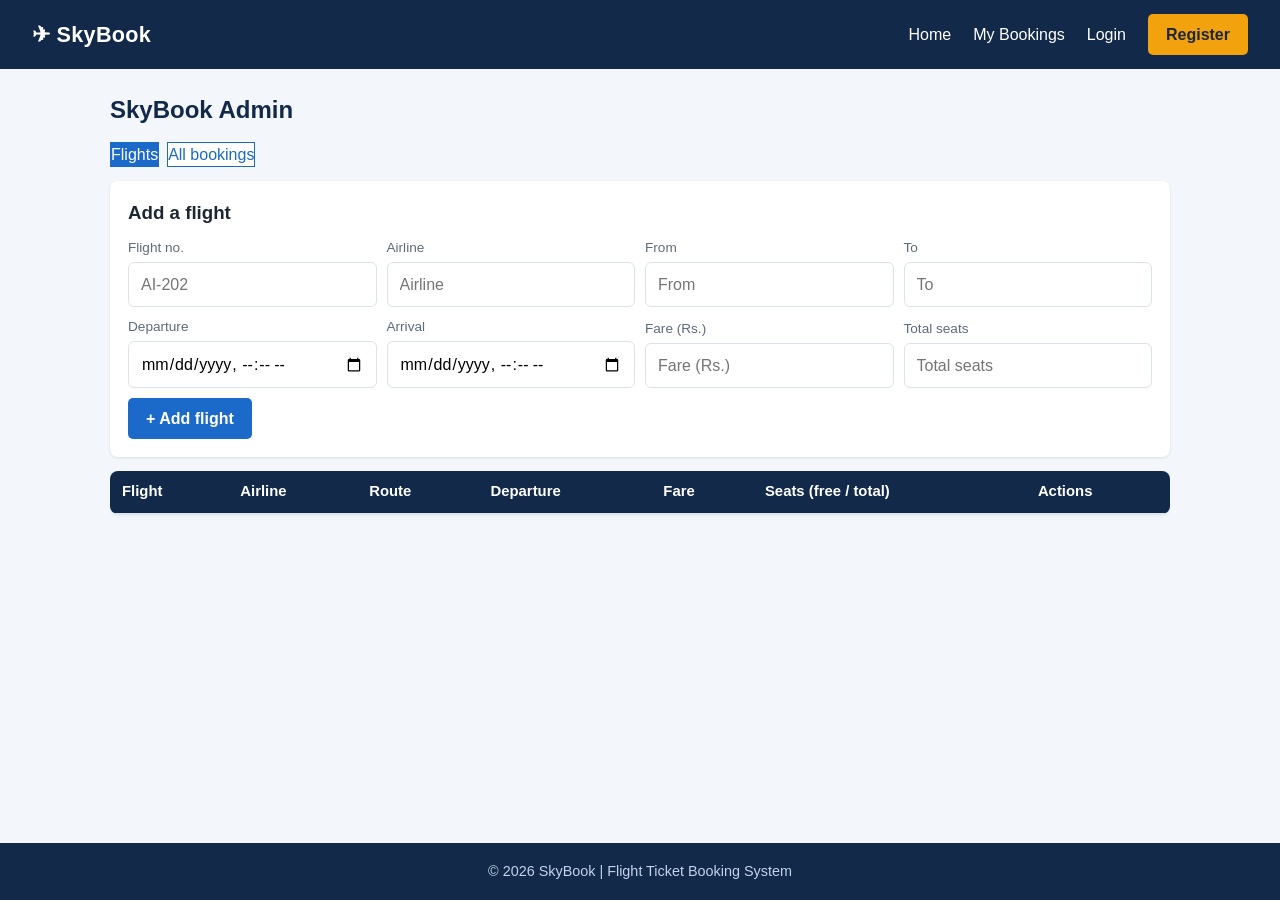
<file: frontend/admin.html>
<!DOCTYPE html>
<html lang="en">
<head>
  <meta charset="UTF-8">
  <meta name="viewport" content="width=device-width, initial-scale=1.0">
  <title>Admin - SkyBook</title>
  <link rel="stylesheet" href="css/style.css">
</head>
<body>
<header>
  <nav class="navbar">
    <a href="index.html" class="logo">&#9992; SkyBook</a>
    <ul class="nav-links">
      <li><a href="index.html">Home</a></li>
      <li id="bookingsLink"><a href="mybookings.html">My Bookings</a></li>
      <li id="adminLink" style="display:none"><a href="admin.html">Admin Panel</a></li>
      <li id="loginLink"><a href="login.html">Login</a></li>
      <li id="registerLink"><a href="register.html" class="btn-accent">Register</a></li>
      <li id="userBox" style="display:none">
        <span id="userName"></span>
        <button id="logoutBtn" class="btn-accent" style="border:0;padding:7px 14px;border-radius:5px;font-weight:600">Logout</button>
      </li>
    </ul>
  </nav>
</header>
  <main>
    <h2>SkyBook Admin</h2>
    <div class="tabs">
      <button id="tabFlights" class="active">Flights</button>
      <button id="tabBookings">All bookings</button>
    </div>

    <div id="flightsTab">
      <form id="flightForm" class="card">
        <h3 id="formTitle" style="margin-bottom:12px">Add a flight</h3>
        <div class="inline-form">
          <div><label for="flightNumber">Flight no.</label><input type="text" id="flightNumber" placeholder="AI-202" maxlength="10" required></div>
          <div><label for="airline">Airline</label><input type="text" id="airline" placeholder="Airline" required></div>
          <div><label for="source">From</label><input type="text" id="source" placeholder="From" required></div>
          <div><label for="destination">To</label><input type="text" id="destination" placeholder="To" required></div>
          <div><label for="departure">Departure</label><input type="datetime-local" id="departure" required></div>
          <div><label for="arrival">Arrival</label><input type="datetime-local" id="arrival" required></div>
          <div><label for="price">Fare (Rs.)</label><input type="number" id="price" placeholder="Fare (Rs.)" min="1" required></div>
          <div><label for="seats">Total seats</label><input type="number" id="seats" placeholder="Total seats" min="1" required></div>
          <div class="actions">
            <button type="submit" id="saveBtn" class="btn-primary">+ Add flight</button>
            <button type="button" id="cancelEdit" class="btn-outline" style="display:none">Cancel edit</button>
          </div>
        </div>
      </form>

      <div class="table-wrap">
        <table class="table">
          <thead>
            <tr><th>Flight</th><th>Airline</th><th>Route</th><th>Departure</th><th>Fare</th><th>Seats (free / total)</th><th>Actions</th></tr>
          </thead>
          <tbody id="flightRows"></tbody>
        </table>
      </div>
    </div>

    <div id="bookingsTab" style="display:none">
      <div class="table-wrap">
        <table class="table">
          <thead>
            <tr><th>PNR</th><th>Passenger account</th><th>Flight</th><th>Route</th><th>Passengers</th><th>Amount</th><th>Payment</th><th>Status</th></tr>
          </thead>
          <tbody id="allBookingRows"></tbody>
        </table>
      </div>
    </div>
  </main>

  <script src="js/auth.js"></script>
  <script src="js/admin.js"></script>
<footer><p>&copy; 2026 SkyBook | Flight Ticket Booking System</p></footer>
</body></html>
</file>
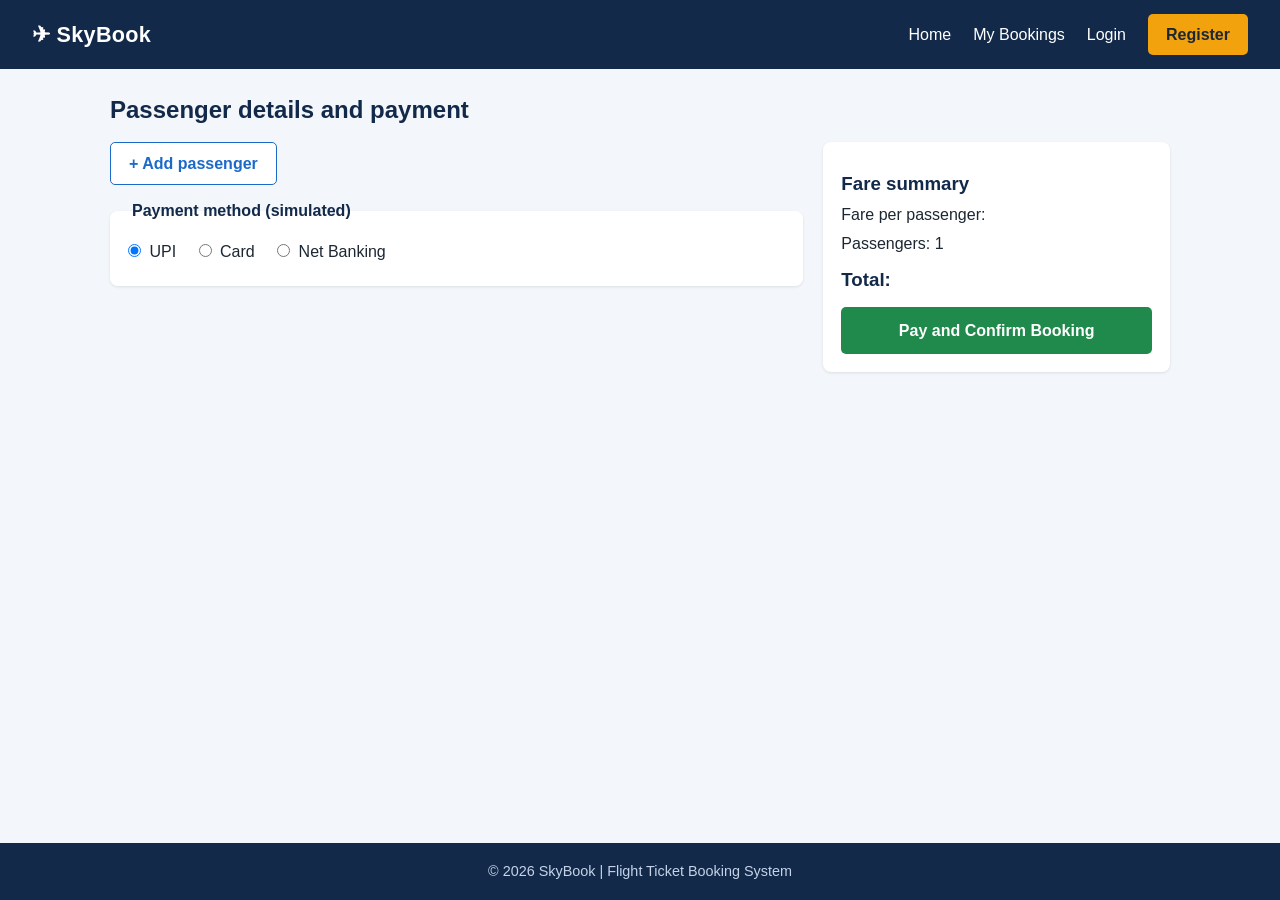
<file: frontend/booking.html>
<!DOCTYPE html>
<html lang="en">
<head>
  <meta charset="UTF-8">
  <meta name="viewport" content="width=device-width, initial-scale=1.0">
  <title>Passenger Details and Payment - SkyBook</title>
  <link rel="stylesheet" href="css/style.css">
</head>
<body>
<header>
  <nav class="navbar">
    <a href="index.html" class="logo">&#9992; SkyBook</a>
    <ul class="nav-links">
      <li><a href="index.html">Home</a></li>
      <li id="bookingsLink"><a href="mybookings.html">My Bookings</a></li>
      <li id="adminLink" style="display:none"><a href="admin.html">Admin Panel</a></li>
      <li id="loginLink"><a href="login.html">Login</a></li>
      <li id="registerLink"><a href="register.html" class="btn-accent">Register</a></li>
      <li id="userBox" style="display:none">
        <span id="userName"></span>
        <button id="logoutBtn" class="btn-accent" style="border:0;padding:7px 14px;border-radius:5px;font-weight:600">Logout</button>
      </li>
    </ul>
  </nav>
</header>
  <main>
    <div id="bookingArea">
      <h2>Passenger details and payment</h2>
      <div class="layout">
        <form id="bookingForm" onsubmit="return false">
          <div id="passengerList"></div>
          <button type="button" id="addPassenger" class="btn-outline" style="margin-bottom:14px">+ Add passenger</button>

          <fieldset class="card radio-row">
            <legend>Payment method (simulated)</legend>
            <label><input type="radio" name="method" value="UPI" checked> UPI</label>
            <label><input type="radio" name="method" value="CARD"> Card</label>
            <label><input type="radio" name="method" value="NETBANKING"> Net Banking</label>
          </fieldset>
        </form>

        <aside class="card summary">
          <h3>Fare summary</h3>
          <p><span id="flightInfo"></span></p>
          <p>Fare per passenger: <span id="fare"></span></p>
          <p>Passengers: <span id="count">1</span></p>
          <h3>Total: <span id="total"></span></h3>
          <button type="button" id="payBtn" class="btn-success" onclick="confirmBooking()">Pay and Confirm Booking</button>
        </aside>
      </div>
    </div>

    <!-- Ticket shown after a successful booking -->
    <section id="ticket" style="display:none" class="card">
      <p class="success">&#10004; Payment successful. Your booking is confirmed.</p>
      <h2>PNR: <span id="pnr"></span></h2>
      <p id="ticketFlight"></p>
      <p id="ticketAmount" class="muted" style="margin-bottom:12px"></p>
      <div class="table-wrap">
        <table class="table">
          <thead><tr><th>Passenger</th><th>Age</th><th>Gender</th><th>Seat</th></tr></thead>
          <tbody id="ticketRows"></tbody>
        </table>
      </div>
      <a class="btn-primary" href="mybookings.html">View my bookings</a>
      <button class="btn-outline" onclick="window.print()">Print ticket</button>
    </section>
  </main>

  <script src="js/auth.js"></script>
  <script src="js/booking.js"></script>
<footer><p>&copy; 2026 SkyBook | Flight Ticket Booking System</p></footer>
</body></html>
</file>
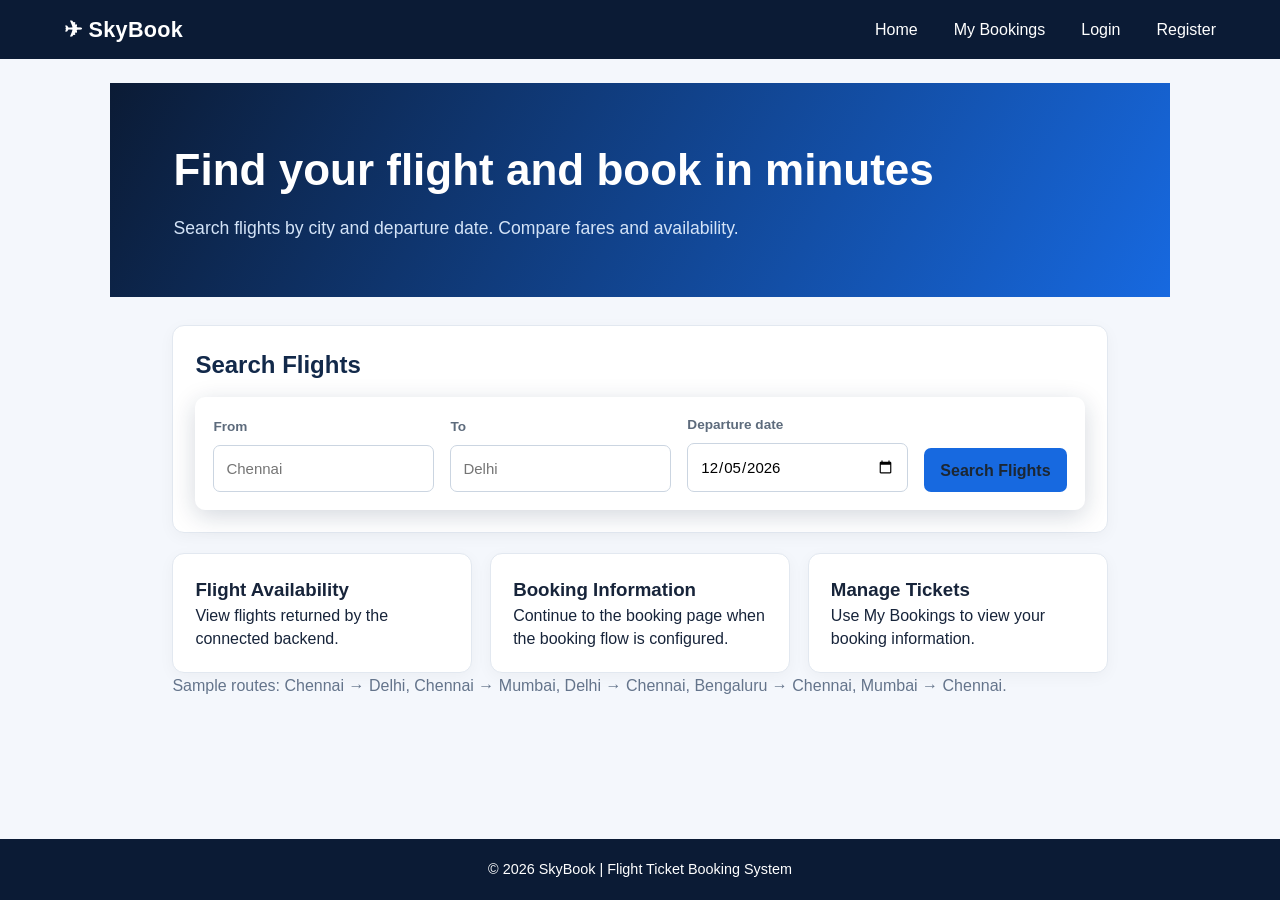
<file: frontend/dashboard.html>
<!DOCTYPE html>
<html lang="en">
<head>
  <meta charset="UTF-8">
  <meta name="viewport" content="width=device-width, initial-scale=1.0">
  <meta name="theme-color" content="#0b1b35">
  <title>SkyBook - Flight Ticket Booking</title>

  <link rel="stylesheet" href="css/style.css">

  <style>
    :root {
      --skybook-navy: #0b1b35;
      --skybook-blue: #1769e0;
      --skybook-light: #f4f7fc;
    }

    body {
      margin: 0;
      background: var(--skybook-light);
      color: #17243a;
      font-family: Arial, sans-serif;
    }

    .navbar {
      display: flex;
      justify-content: space-between;
      align-items: center;
      flex-wrap: wrap;
      gap: 16px;
      padding: 14px 5%;
      background: var(--skybook-navy);
      color: white;
    }

    .logo {
      color: white;
      font-size: 24px;
      font-weight: bold;
      text-decoration: none;
    }

    .nav-links {
      display: flex;
      align-items: center;
      gap: 18px;
      list-style: none;
      padding: 0;
      margin: 0;
    }

    .nav-links a {
      color: white;
      text-decoration: none;
    }

    .btn-accent {
      border: 0;
      border-radius: 7px;
      padding: 11px 16px;
      background: var(--skybook-blue);
      color: white;
      font-weight: bold;
      cursor: pointer;
    }

    .btn-accent:disabled {
      opacity: 0.6;
      cursor: wait;
    }

    .hero {
      padding: 55px 6%;
      color: white;
      background: linear-gradient(120deg, #0b1b35, #1769e0);
    }

    .hero h1 {
      margin: 0 0 12px;
      font-size: clamp(28px, 5vw, 44px);
    }

    .hero p {
      line-height: 1.6;
    }

    .search-wrap {
      width: min(1100px, 92%);
      margin: 28px auto;
    }

    .search-box,
    .feature-card,
    .flight-card {
      padding: 22px;
      background: white;
      border: 1px solid #e2e8f0;
      border-radius: 12px;
      box-shadow: 0 4px 16px #0000000a;
    }

    #searchForm {
      display: grid;
      grid-template-columns: repeat(3, minmax(0, 1fr)) auto;
      align-items: end;
      gap: 16px;
    }

    .field label {
      display: block;
      margin-bottom: 8px;
      font-weight: bold;
    }

    .field input {
      box-sizing: border-box;
      width: 100%;
      min-width: 0;
      padding: 12px;
      border: 1px solid #cbd5e1;
      border-radius: 7px;
      font-size: 15px;
    }

    .search-message {
      display: none;
      margin: 18px 0;
      padding: 14px 16px;
      border-radius: 8px;
      overflow-wrap: anywhere;
    }

    .search-message.error {
      display: block;
      background: #fff0f0;
      color: #a32020;
    }

    .search-message.success {
      display: block;
      background: #eaf8ef;
      color: #176b36;
    }

    .search-message.info {
      display: block;
      background: #edf4ff;
      color: #174a8b;
    }

    .search-results,
    .features {
      display: grid;
      grid-template-columns: repeat(auto-fit, minmax(240px, 1fr));
      gap: 18px;
      margin-top: 20px;
    }

    .flight-card h3 {
      margin-top: 0;
      color: var(--skybook-navy);
    }

    .flight-card p {
      margin: 10px 0;
      overflow-wrap: anywhere;
    }

    .flight-card button {
      width: 100%;
      margin-top: 12px;
    }

    .search-loading {
      margin: 20px 0;
      text-align: center;
    }

    .muted {
      color: #64748b;
      line-height: 1.6;
    }

    footer {
      margin-top: 45px;
      padding: 20px;
      text-align: center;
      color: white;
      background: var(--skybook-navy);
    }

    [hidden] {
      display: none !important;
    }

    @media (max-width: 850px) {
      #searchForm {
        grid-template-columns: repeat(2, minmax(0, 1fr));
      }
    }

    @media (max-width: 560px) {
      .navbar {
        align-items: flex-start;
      }

      .nav-links {
        flex-wrap: wrap;
        gap: 12px;
      }

      #searchForm {
        grid-template-columns: 1fr;
      }

      .hero {
        padding: 35px 5%;
      }
    }
  </style>
</head>

<body>
<header>
  <nav class="navbar">
    <a href="dashboard.html" class="logo">&#9992; SkyBook</a>

    <ul class="nav-links">
      <li><a href="dashboard.html">Home</a></li>
      <li id="bookingsLink"><a href="mybookings.html">My Bookings</a></li>
      <li id="adminLink" hidden><a href="admin.html">Admin Panel</a></li>
      <li id="loginLink"><a href="index.html">Login</a></li>
      <li id="registerLink"><a href="index.html">Register</a></li>

      <li id="userBox" hidden>
        <span id="userName"></span>
        <button type="button" id="logoutBtn" class="btn-accent">
          Logout
        </button>
      </li>
    </ul>
  </nav>
</header>

<main>
  <section class="hero">
    <h1>Find your flight and book in minutes</h1>
    <p>Search flights by city and departure date. Compare fares and availability.</p>
  </section>

  <section class="search-wrap">
    <div class="search-box">
      <h2>Search Flights</h2>

      <form id="searchForm">
        <div class="field">
          <label for="source">From</label>
          <input
            type="text"
            id="source"
            name="source"
            placeholder="Chennai"
            autocomplete="off"
            required>
        </div>

        <div class="field">
          <label for="destination">To</label>
          <input
            type="text"
            id="destination"
            name="destination"
            placeholder="Delhi"
            autocomplete="off"
            required>
        </div>

        <div class="field">
          <label for="date">Departure date</label>
          <input type="date" id="date" name="date" required>
        </div>

        <button type="submit" class="btn-accent" id="searchButton">
          Search Flights
        </button>
      </form>
    </div>

    <div
      id="searchMessage"
      class="search-message"
      role="status"
      aria-live="polite"></div>

    <div id="searchLoading" class="search-loading" hidden>
      Searching available flights...
    </div>

    <section id="resultsSection" hidden>
      <h2>Available Flights</h2>
      <div id="searchResults" class="search-results"></div>
    </section>

    <section class="features">
      <article class="feature-card">
        <h3>Flight Availability</h3>
        <p>View flights returned by the connected backend.</p>
      </article>

      <article class="feature-card">
        <h3>Booking Information</h3>
        <p>Continue to the booking page when the booking flow is configured.</p>
      </article>

      <article class="feature-card">
        <h3>Manage Tickets</h3>
        <p>Use My Bookings to view your booking information.</p>
      </article>
    </section>

    <p class="muted">
      Sample routes: Chennai → Delhi, Chennai → Mumbai,
      Delhi → Chennai, Bengaluru → Chennai, Mumbai → Chennai.
    </p>
  </section>
</main>

<footer>
  <p>&copy; 2026 SkyBook | Flight Ticket Booking System</p>
</footer>

<script>
(() => {
  "use strict";

  // Production backend URL.
  window.SKYBOOK_API_BASE =
    "https://skybook-backend-tksr.onrender.com/api";

  const $ = (id) => document.getElementById(id);

  const dateInput = $("date");
  const searchForm = $("searchForm");
  const searchButton = $("searchButton");
  const searchMessage = $("searchMessage");
  const searchLoading = $("searchLoading");
  const resultsSection = $("resultsSection");
  const searchResults = $("searchResults");

  function getLocalDate() {
    const now = new Date();
    const year = now.getFullYear();
    const month = String(now.getMonth() + 1).padStart(2, "0");
    const day = String(now.getDate()).padStart(2, "0");
    return `${year}-${month}-${day}`;
  }

  dateInput.min = getLocalDate();

  if (!dateInput.value) {
    dateInput.value = getLocalDate();
  }

  function showMessage(message, type = "error") {
    searchMessage.textContent = message;
    searchMessage.className = `search-message ${type}`;
  }

  function clearMessage() {
    searchMessage.textContent = "";
    searchMessage.className = "search-message";
  }

  function addText(parent, tag, text) {
    const element = document.createElement(tag);
    element.textContent = String(text);
    parent.appendChild(element);
    return element;
  }

  function flightValue(flight, keys, fallback = "Not available") {
    for (const key of keys) {
      if (
        flight &&
        flight[key] !== undefined &&
        flight[key] !== null &&
        flight[key] !== ""
      ) {
        return flight[key];
      }
    }
    return fallback;
  }

  function getFlightId(flight) {
    return flightValue(flight, ["id", "flightId", "flight_id"], "");
  }

  function renderFlights(flights) {
    searchResults.replaceChildren();
    resultsSection.hidden = false;

    if (!Array.isArray(flights) || flights.length === 0) {
      showMessage(
        "No flights found for this route and date. Try another search.",
        "info"
      );
      return;
    }

    clearMessage();

    flights.forEach((flight) => {
      const card = document.createElement("article");
      card.className = "flight-card";

      addText(
        card,
        "h3",
        flightValue(
          flight,
          ["flightNumber", "flightNo", "name"],
          "Flight"
        )
      );

      addText(
        card,
        "p",
        "From: " + flightValue(
          flight,
          ["source", "origin", "from"]
        )
      );

      addText(
        card,
        "p",
        "To: " + flightValue(
          flight,
          ["destination", "destinationCity", "to"]
        )
      );

      addText(
        card,
        "p",
        "Departure: " + flightValue(
          flight,
          ["departureTime", "departureDateTime", "departure"]
        )
      );

      addText(
        card,
        "p",
        "Fare: ₹" + flightValue(
          flight,
          ["price", "fare", "ticketPrice"]
        )
      );

      addText(
        card,
        "p",
        "Available seats: " + flightValue(
          flight,
          ["availableSeats", "seatsAvailable", "seatsLeft"]
        )
      );

      const bookButton = document.createElement("button");
      bookButton.type = "button";
      bookButton.className = "btn-accent";
      bookButton.textContent = "Continue to Booking";

      bookButton.addEventListener("click", () => {
        const flightId = getFlightId(flight);

        if (!flightId) {
          showMessage(
            "This flight response has no flight ID. Booking cannot continue until the backend returns a flight ID.",
            "error"
          );
          return;
        }

        const pendingFlight = {
          flightId,
          source: flightValue(
            flight, ["source", "origin", "from"], ""
          ),
          destination: flightValue(
            flight,
            ["destination", "destinationCity", "to"], ""
          ),
          date: dateInput.value
        };

        sessionStorage.setItem(
          "skybookPendingFlight",
          JSON.stringify(pendingFlight)
        );

        // This is a navigation step only; it does not create a booking.
        const signedInUser = localStorage.getItem("skybookUser");

        if (!signedInUser) {
          showMessage("Please sign in to continue.", "info");
          window.location.href = "index.html";
          return;
        }

        // Update this destination if your project uses another booking page.
        window.location.href =
          "booking.html?flightId=" + encodeURIComponent(String(flightId));
      });

      card.appendChild(bookButton);
      searchResults.appendChild(card);
    });
  }

  searchForm.addEventListener("submit", async (event) => {
    event.preventDefault();
    clearMessage();

    resultsSection.hidden = true;
    searchResults.replaceChildren();

    const source = $("source").value.trim();
    const destination = $("destination").value.trim();
    const date = dateInput.value;

    if (!source || !destination || !date) {
      showMessage("Please complete all search fields.");
      return;
    }

    if (source.toLowerCase() === destination.toLowerCase()) {
      showMessage("From and To cities must be different.");
      return;
    }

    if (date < getLocalDate()) {
      showMessage("Please select today or a future date.");
      return;
    }

    searchButton.disabled = true;
    searchButton.textContent = "Searching...";
    searchLoading.hidden = false;
    showMessage("Connecting to SkyBook backend...", "info");

    try {
      const apiBase = window.SKYBOOK_API_BASE.replace(/\/+$/, "");
      const params = new URLSearchParams({
        source,
        destination,
        date
      });

      const response = await fetch(
        `${apiBase}/flights/search?${params.toString()}`,
        {
          method: "GET",
          headers: {
            "Accept": "application/json"
          }
        }
      );

      if (!response.ok) {
        const detail = await response.text();
        throw new Error(
          `Flight search failed (${response.status}). ` +
          (detail || "Please check the backend configuration.")
        );
      }

      const data = await response.json();

      const flights = Array.isArray(data)
        ? data
        : Array.isArray(data.flights)
          ? data.flights
          : Array.isArray(data.content)
            ? data.content
            : Array.isArray(data.data)
              ? data.data
              : [];

      renderFlights(flights);
    } catch (error) {
      console.error("SkyBook flight search error:", error);

      showMessage(
        error.message ||
        "Cannot connect to the backend. Check the backend URL, server status, and CORS configuration.",
        "error"
      );
    } finally {
      searchButton.disabled = false;
      searchButton.textContent = "Search Flights";
      searchLoading.hidden = true;
    }
  });

  // Support the existing project's authentication script if it exposes
  // a login state in localStorage.
  function updateNavigation() {
    const signedInUser = localStorage.getItem("skybookUser");

    $("loginLink").hidden = Boolean(signedInUser);
    $("registerLink").hidden = Boolean(signedInUser);
    $("userBox").hidden = !signedInUser;

    if (signedInUser) {
      try {
        const user = JSON.parse(signedInUser);
        $("userName").textContent =
          user.displayName || user.name || user.email || "Signed in";
      } catch {
        $("userName").textContent = signedInUser;
      }
    }
  }

  $("logoutBtn").addEventListener("click", async () => {
    try {
      // If Firebase compat auth is present, sign out there too.
      if (window.firebase && firebase.apps && firebase.apps.length) {
        await firebase.auth().signOut();
      }
    } catch (error) {
      console.error("SkyBook logout error:", error);
    }

    localStorage.removeItem("skybookUser");
    sessionStorage.removeItem("skybookPendingFlight");

    window.location.href = "index.html";
  });

  updateNavigation();

  // Refresh the visible login state if auth.js updates localStorage.
  window.addEventListener("storage", updateNavigation);
})();
</script>

<script src="js/auth.js"></script>
<script src="js/search.js"></script>
</body>
</html>
</file>
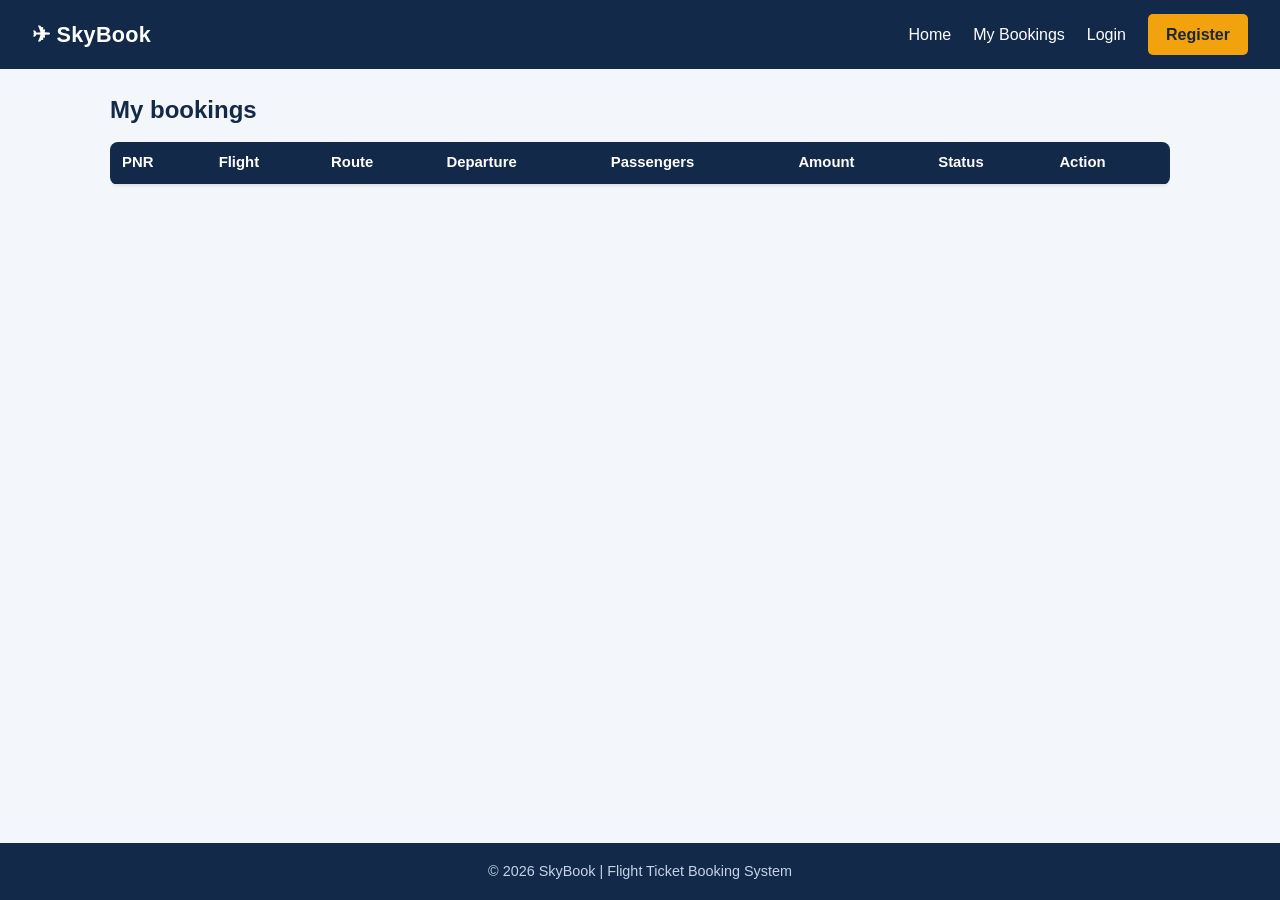
<file: frontend/mybookings.html>
<!DOCTYPE html>
<html lang="en">
<head>
  <meta charset="UTF-8">
  <meta name="viewport" content="width=device-width, initial-scale=1.0">
  <title>My Bookings - SkyBook</title>
  <link rel="stylesheet" href="css/style.css">
</head>
<body>
<header>
  <nav class="navbar">
    <a href="index.html" class="logo">&#9992; SkyBook</a>
    <ul class="nav-links">
      <li><a href="index.html">Home</a></li>
      <li id="bookingsLink"><a href="mybookings.html">My Bookings</a></li>
      <li id="adminLink" style="display:none"><a href="admin.html">Admin Panel</a></li>
      <li id="loginLink"><a href="login.html">Login</a></li>
      <li id="registerLink"><a href="register.html" class="btn-accent">Register</a></li>
      <li id="userBox" style="display:none">
        <span id="userName"></span>
        <button id="logoutBtn" class="btn-accent" style="border:0;padding:7px 14px;border-radius:5px;font-weight:600">Logout</button>
      </li>
    </ul>
  </nav>
</header>
  <main>
    <h2>My bookings</h2>
    <div class="table-wrap">
      <table class="table">
        <thead>
          <tr>
            <th>PNR</th><th>Flight</th><th>Route</th><th>Departure</th>
            <th>Passengers</th><th>Amount</th><th>Status</th><th>Action</th>
          </tr>
        </thead>
        <tbody id="bookingRows">
          <!-- rows are added by mybookings.js after calling GET /api/bookings/my -->
        </tbody>
      </table>
    </div>
  </main>

  <script src="js/auth.js"></script>
  <script src="js/mybookings.js"></script>
<footer><p>&copy; 2026 SkyBook | Flight Ticket Booking System</p></footer>
</body></html>
</file>
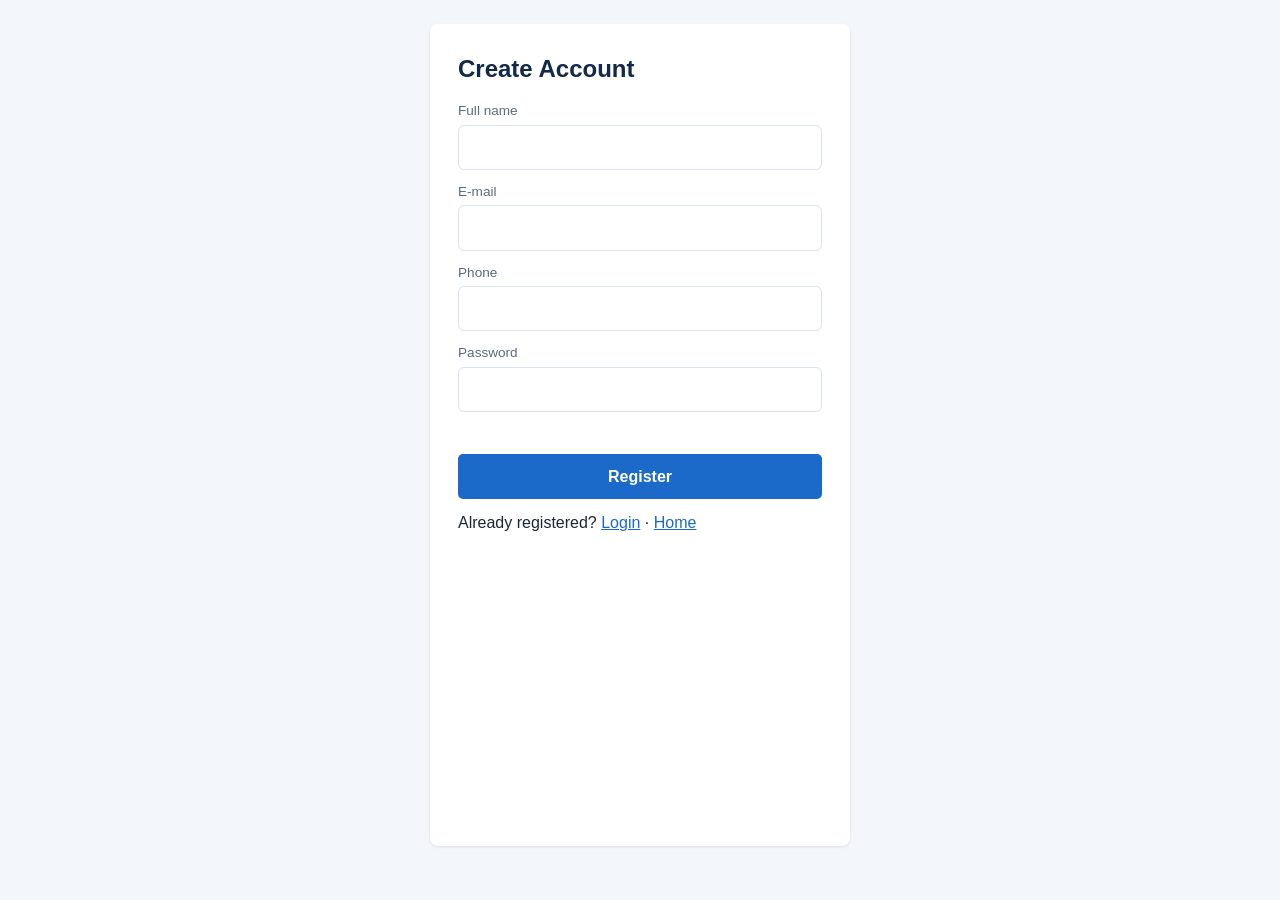
<file: frontend/register.html>
<!DOCTYPE html>
<html lang="en">
<head>
  <meta charset="UTF-8">
  <meta name="viewport" content="width=device-width, initial-scale=1.0">
  <title>Register - SkyBook</title>
  <link rel="stylesheet" href="css/style.css">
</head>
<body>
  <main class="form-page">
    <form id="registerForm" class="card">
      <h2>Create Account</h2>
      <label for="name">Full name</label>
      <input type="text" id="name" maxlength="100" required>
      <label for="email">E-mail</label>
      <input type="email" id="email" required>
      <label for="phone">Phone</label>
      <input type="tel" id="phone" pattern="[0-9]{10}" title="Exactly 10 digits" required>
      <label for="password">Password</label>
      <input type="password" id="password" minlength="6" required>
      <p id="message" class="error"></p>
      <button type="submit" class="btn-primary">Register</button>
      <p>Already registered? <a href="login.html">Login</a> &middot; <a href="index.html">Home</a></p>
    </form>
  </main>

  <script src="js/auth.js"></script>
</body>
</html>
</file>
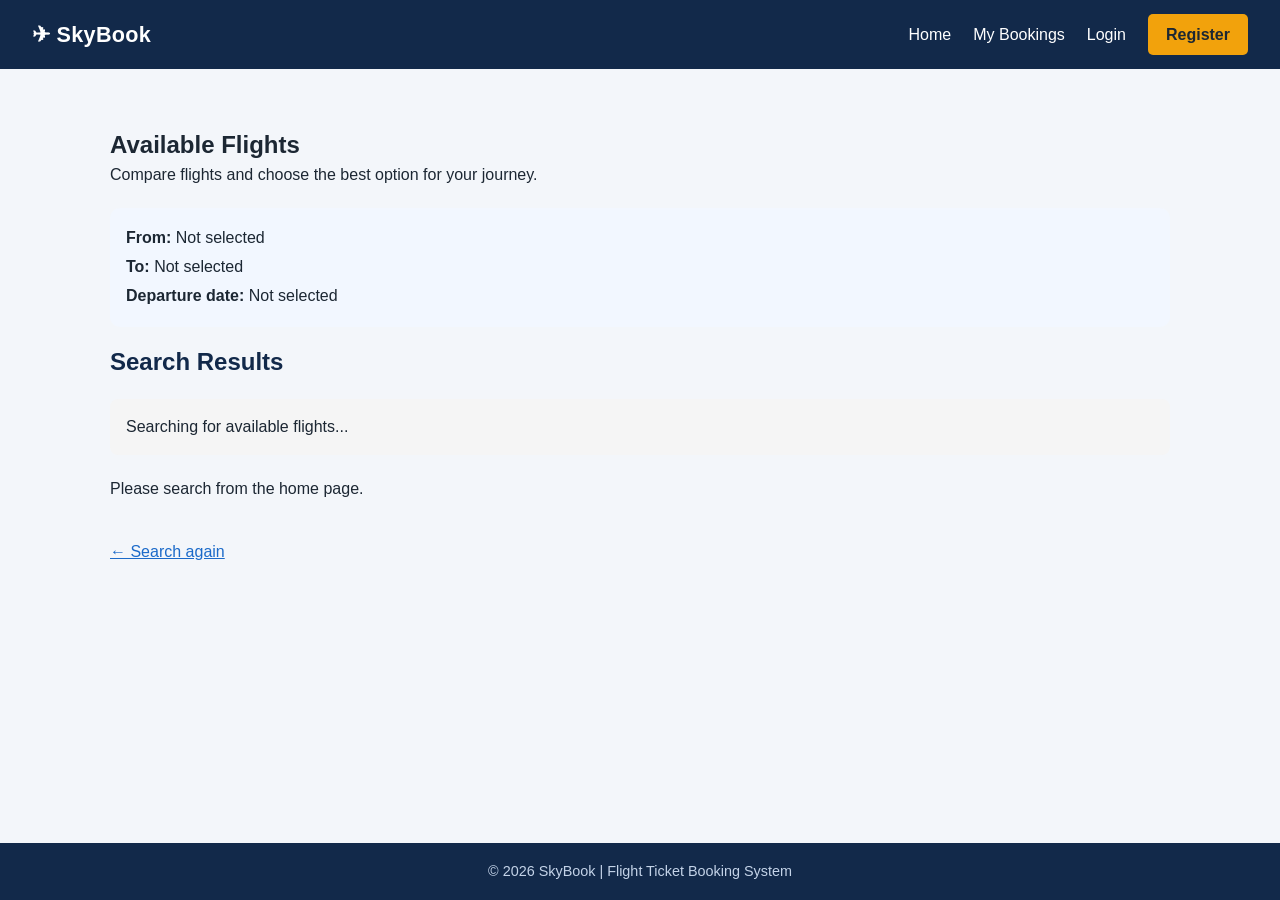
<file: frontend/results.html>
<!DOCTYPE html>
<html lang="en">
<head>
  <meta charset="UTF-8">
  <meta name="viewport" content="width=device-width, initial-scale=1.0">

  <title>Available Flights - SkyBook</title>
  <meta name="description" content="Search and compare available flights with SkyBook.">

  <link rel="stylesheet" href="css/style.css">

  <style>
    .results-container {
      width: min(1100px, 92%);
      margin: 35px auto;
    }

    .results-heading {
      margin-bottom: 22px;
    }

    .search-summary {
      background: #f2f7ff;
      border-radius: 10px;
      padding: 16px;
      margin: 18px 0;
      line-height: 1.8;
    }

    .status-message {
      padding: 16px;
      margin: 20px 0;
      border-radius: 8px;
      background: #f5f5f5;
    }

    .flight-list {
      display: grid;
      grid-template-columns: repeat(auto-fit, minmax(270px, 1fr));
      gap: 18px;
      margin: 22px 0;
    }

    .flight-card {
      border: 1px solid #dce3ed;
      border-radius: 12px;
      padding: 20px;
      background: #fff;
      box-shadow: 0 4px 14px rgba(0, 0, 0, 0.06);
    }

    .flight-card h3 {
      margin-top: 0;
    }

    .flight-card p {
      margin: 10px 0;
      overflow-wrap: anywhere;
    }

    .flight-card button {
      cursor: pointer;
    }

    .new-search-link {
      display: inline-block;
      margin: 18px 0;
    }

    .hidden {
      display: none !important;
    }

    @media (max-width: 600px) {
      .results-container {
        margin: 22px auto;
      }

      .flight-card {
        padding: 16px;
      }
    }
  </style>
</head>

<body>
  <header>
    <nav class="navbar">
      <a href="index.html" class="logo">&#9992; SkyBook</a>

      <ul class="nav-links">
        <li><a href="index.html">Home</a></li>
        <li id="bookingsLink">
          <a href="mybookings.html">My Bookings</a>
        </li>
        <li id="adminLink" style="display:none">
          <a href="admin.html">Admin Panel</a>
        </li>
        <li id="loginLink">
          <a href="login.html">Login</a>
        </li>
        <li id="registerLink">
          <a href="register.html" class="btn-accent">Register</a>
        </li>
        <li id="userBox" style="display:none">
          <span id="userName"></span>
          <button
            id="logoutBtn"
            class="btn-accent"
            type="button"
            style="border:0;padding:7px 14px;border-radius:5px;font-weight:600"
          >
            Logout
          </button>
        </li>
      </ul>
    </nav>
  </header>

  <main class="results-container">
    <section class="results-heading">
      <h1>Available Flights</h1>
      <p>Compare flights and choose the best option for your journey.</p>
    </section>

    <section id="searchSummary" class="search-summary">
      <strong>From:</strong> <span id="sourceText">Not selected</span><br>
      <strong>To:</strong> <span id="destinationText">Not selected</span><br>
      <strong>Departure date:</strong> <span id="dateText">Not selected</span>
    </section>

    <h2 id="routeTitle">Search Results</h2>

    <p id="info" class="status-message" role="status" aria-live="polite">
      Searching for available flights...
    </p>

    <div id="flightList" class="flight-list"></div>

    <p>
      <a href="index.html" class="new-search-link">
        &larr; Search again
      </a>
    </p>
  </main>

  <footer>
    <p>&copy; 2026 SkyBook | Flight Ticket Booking System</p>
  </footer>

  <script>
    (function () {
      const params = new URLSearchParams(window.location.search);

      const source = params.get("source") || "";
      const destination = params.get("destination") || "";
      const date = params.get("date") || "";

      function displayLocation(value) {
        return value
          ? value.replace(/\+/g, " ").replace(/-/g, " ")
              .replace(/\b\w/g, letter => letter.toUpperCase())
          : "Not selected";
      }

      document.getElementById("sourceText").textContent =
        displayLocation(source);

      document.getElementById("destinationText").textContent =
        displayLocation(destination);

      document.getElementById("dateText").textContent = date || "Not selected";

      const routeTitle = document.getElementById("routeTitle");

      if (source && destination) {
        routeTitle.textContent =
          displayLocation(source) + " → " + displayLocation(destination);
      } else {
        routeTitle.textContent = "Search Results";
      }
    })();
  </script>

  <!-- Keep these scripts to preserve the existing authentication and search integration. -->
  <script src="js/auth.js"></script>
  <script src="js/search.js"></script>
</body>
</html>
</file>
<file: frontend/css/style.css>
:root { --navy: #12294a; --blue: #1b6ac9; --amber: #f2a20c; --green: #1f8a4c; --red: #c0392b; --muted: #5d6b7c; --line: #dbe3ee; }

* { box-sizing: border-box; margin: 0; padding: 0; }

body { font-family: "Segoe UI", Arial, sans-serif; background: #f3f6fa; color: #1c2733; line-height: 1.45; min-height: 100vh; display: flex; flex-direction: column; }
main { flex: 1; width: 100%; max-width: 1100px; margin: 0 auto; padding: 24px 20px 40px; }
a { color: var(--blue); }

/* ---------- navigation ---------- */
.navbar { display: flex; justify-content: space-between; align-items: center; background: var(--navy); padding: 14px 32px; }
.navbar a { color: #fff; text-decoration: none; margin-left: 18px; }
.navbar .logo { font-size: 1.35rem; font-weight: 700; margin-left: 0; letter-spacing: .3px; }
.nav-links { list-style: none; display: flex; align-items: center; flex-wrap: wrap; gap: 4px; }
.nav-links li { display: flex; align-items: center; }
.nav-links a:hover { text-decoration: underline; }
#userName { color: #dce8f7; margin-right: 12px; }

/* ---------- buttons ---------- */
button, .btn-accent, .btn-primary { font: inherit; cursor: pointer; }
.btn-primary, .btn-accent, .btn-success, .btn-danger, .btn-outline {
  display: inline-block; border: 0; padding: 9px 18px; border-radius: 5px; font-weight: 600; text-decoration: none; text-align: center; color: #fff;
}
.btn-primary { background: var(--blue); }
.btn-accent { background: var(--amber); color: #1c2733 !important; }
.btn-success { background: var(--green); width: 100%; padding: 12px; margin-top: 10px; }
.btn-danger { background: var(--red); padding: 6px 12px; }
.btn-outline { background: #fff; color: var(--blue); border: 1.5px solid var(--blue); }
button:hover { filter: brightness(1.08); }
button:disabled { opacity: .6; cursor: not-allowed; }

/* ---------- hero + search ---------- */
.hero { background: linear-gradient(120deg, var(--navy), var(--blue)); color: #fff; padding: 56px 20px 90px; }
.hero > div { max-width: 1100px; margin: 0 auto; }
.hero h1 { font-size: 2.3rem; margin-bottom: 8px; }
.hero p { color: #d3e3f7; font-size: 1.1rem; }
.search-wrap { max-width: 1100px; width: 100%; margin: -52px auto 0; padding: 0 20px; }
.search-box form { display: grid; grid-template-columns: repeat(3, 1fr) auto; gap: 12px; align-items: end; background: #fff; padding: 18px; border-radius: 10px; box-shadow: 0 6px 24px rgba(18,41,74,.18); }
.field label, form label { display: block; font-size: .85rem; color: var(--muted); margin-bottom: 4px; }
input, select { width: 100%; padding: 10px 12px; border: 1.5px solid var(--line); border-radius: 6px; font: inherit; background: #fff; }
input:focus, select:focus { outline: 2px solid rgba(27,106,201,.35); border-color: var(--blue); }
.search-box button { height: 44px; }
.features { display: grid; grid-template-columns: repeat(3, 1fr); gap: 16px; margin-top: 36px; }
.features .card h3 { margin-bottom: 6px; color: var(--navy); }

/* ---------- cards / forms ---------- */
.card { background: #fff; border-radius: 8px; padding: 18px; box-shadow: 0 1px 3px rgba(0,0,0,.1); margin-bottom: 14px; }
fieldset.card { border: 0; }
legend { font-weight: 700; color: var(--navy); padding: 0 4px; }
.form-page { display: flex; justify-content: center; }
.form-page .card { width: 100%; max-width: 420px; padding: 28px; }
.form-page h2 { margin-bottom: 14px; color: var(--navy); }
.form-page input { margin-bottom: 12px; }
.form-page button { width: 100%; margin: 6px 0 12px; padding: 11px; }
.error { color: var(--red); min-height: 1.2em; margin-bottom: 6px; font-size: .92rem; }
.success { color: var(--green); font-weight: 700; margin-bottom: 8px; }
h2 { margin-bottom: 14px; color: var(--navy); }
.muted { color: var(--muted); }

/* ---------- flight cards ---------- */
.flight-card { display: flex; justify-content: space-between; align-items: center; gap: 16px; background: #fff; padding: 14px 18px; margin-bottom: 10px; border-radius: 8px; box-shadow: 0 1px 3px rgba(0,0,0,.1); }
.flight-card:hover { box-shadow: 0 3px 10px rgba(0,0,0,.18); }
.flight-card .airline small, .flight-card .fare small { color: var(--muted); display: block; }
.flight-card .timing { font-size: 1.05rem; text-align: center; }
.flight-card .timing small { display: block; color: var(--muted); }
.flight-card .fare { text-align: right; }
.flight-card .price { font-size: 1.3rem; font-weight: 700; color: var(--navy); display: block; }
.flight-card button { margin-top: 6px; }

/* ---------- booking page ---------- */
.layout { display: grid; grid-template-columns: 2fr 1fr; gap: 20px; align-items: start; }
.passenger { display: grid; grid-template-columns: 2fr 1fr 1fr 1fr; gap: 10px; }
.passenger legend { grid-column: 1 / -1; }
.passenger .remove { grid-column: 1 / -1; justify-self: start; }
.radio-row label { display: inline-block; margin-right: 18px; color: inherit; font-size: 1rem; }
.radio-row input { width: auto; margin-right: 4px; }
.summary p { margin-bottom: 6px; }
.summary h3 { margin: 10px 0 4px; color: var(--navy); }

/* ---------- tables ---------- */
.table { width: 100%; border-collapse: collapse; background: #fff; border-radius: 8px; overflow: hidden; box-shadow: 0 1px 3px rgba(0,0,0,.1); margin-bottom: 20px; }
.table th, .table td { padding: 10px 12px; text-align: left; border-bottom: 1px solid var(--line); font-size: .93rem; }
.table th { background: var(--navy); color: #fff; font-weight: 600; }
.table-wrap { overflow-x: auto; }
.badge { display: inline-block; padding: 2px 10px; border-radius: 12px; font-size: .8rem; font-weight: 700; }
.badge.confirmed { background: #dff3e7; color: var(--green); }
.badge.cancelled { background: #fbe3e0; color: var(--red); }
.inline-form { display: grid; grid-template-columns: repeat(4, 1fr); gap: 10px; align-items: end; }
.inline-form .actions { grid-column: 1 / -1; display: flex; gap: 10px; }
.inline-form .actions button { width: auto; }
.tabs { display: flex; gap: 8px; margin-bottom: 14px; }
.tabs button { background: #fff; border: 1.5px solid var(--blue); color: var(--blue); }
.tabs button.active { background: var(--blue); color: #fff; }
.row-actions { display: flex; gap: 6px; }

footer { text-align: center; padding: 18px; background: var(--navy); color: #c4d3e8; font-size: .9rem; }

/* ---------- tablets and mobiles ---------- */
@media (max-width: 768px) {
  .navbar { padding: 12px 16px; flex-direction: column; gap: 8px; }
  .navbar a { margin-left: 12px; }
  .hero h1 { font-size: 1.7rem; }
  .search-box form, .features, .layout, .inline-form { grid-template-columns: 1fr; }
  .passenger { grid-template-columns: 1fr 1fr; }
  .flight-card { flex-direction: column; align-items: flex-start; gap: 8px; }
  .flight-card .fare { text-align: left; }
}
</file>
